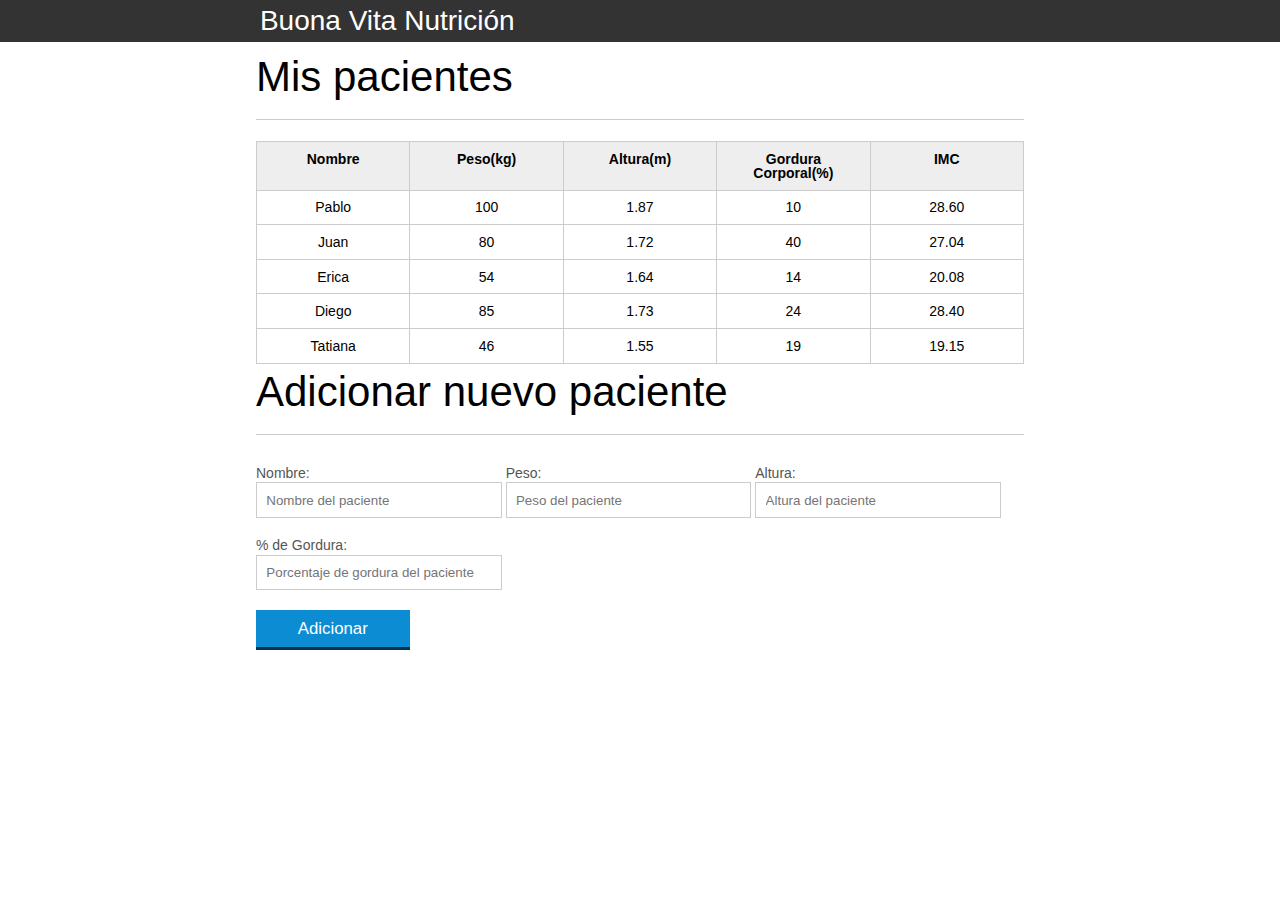
<file: projects/buonaVita/index.html>
<!DOCTYPE html>
<html lang="es">
	<head>
		<meta charset="UTF-8">
		<title>Buona Vita Nutrición</title>
		<link rel="icon" href="favicon.ico" type="image/x-icon">
		<link rel="stylesheet" type="text/css" href="css/reset.css">
		<link rel="stylesheet" type="text/css" href="css/index.css">

	</head>
	<body>

		<header>
			<div class="container">
				<h1>Buona Vita Nutrición</h1>
			</div>
		</header>
		<main>
			<section class="container">
				<h2>Mis pacientes</h2>
				<table>
					<thead>
						<tr>
							<th>Nombre</th>
							<th>Peso(kg)</th>
							<th>Altura(m)</th>
							<th>Gordura Corporal(%)</th>
							<th>IMC</th>
						</tr>
					</thead>
					<tbody id="tabla-pacientes">
						<tr class="paciente">
							<td class="info-nombre">Pablo</td>
							<td class="info-peso">100</td>
							<td class="info-altura">1.87</td>
							<td class="info-gordura">10</td>
							<td class="info-imc">0</td>
						</tr>

						<tr class="paciente" >
							<td class="info-nombre">Juan</td>
							<td class="info-peso">80</td>
							<td class="info-altura">1.72</td>
							<td class="info-gordura">40</td>
							<td class="info-imc">0</td>
						</tr>

						<tr class="paciente" >
							<td class="info-nombre">Erica</td>
							<td class="info-peso">54</td>
							<td class="info-altura">1.64</td>
							<td class="info-gordura">14</td>
							<td class="info-imc">0</td>
						</tr>

						<tr class="paciente">
							<td class="info-nombre">Diego</td>
							<td class="info-peso">85</td>
							<td class="info-altura">1.73</td>
							<td class="info-gordura">24</td>
							<td class="info-imc">0</td>
						</tr>
						<tr class="paciente" >
							<td class="info-nombre">Tatiana</td>
							<td class="info-peso">46</td>
							<td class="info-altura">1.55</td>
							<td class="info-gordura">19</td>
							<td class="info-imc">0</td>
						</tr>
					</tbody>
				</table>

			</section>
		</main>

		<section class="container">
			<h2 id="titulo-form">Adicionar nuevo paciente</h2>
			<form id="form-adicionar">
				<div class="grupo">
					<label for="nombre">Nombre:</label>
					<input id="nombre" name="nombre" type="text" placeholder="Nombre del paciente" class="campo">
				</div>
				<div class="grupo">
					<label for="peso">Peso:</label>
					<input id="peso" name="peso" type="text" placeholder="Peso del paciente" class="campo campo-medio">
				</div>
				<div class="grupo">
					<label for="altura">Altura:</label>
					<input id="altura" name="altura" type="text" placeholder="Altura del paciente" class="campo campo-medio">
				</div>
				<div class="grupo">
					<label for="gordura">% de Gordura:</label>
					<input id="gordura" type="text" placeholder="Porcentaje de gordura del paciente" class="campo campo-medio">
				</div>
				<button id="adicionar-paciente" class="boton bto-principal">Adicionar</button>
			</form>
		</section>

		<!-- <script>
			alert("Hola Mundo");
		</script> -->
		
		<script src="js/calcularIMC.js"></script>
		<script src="js/form.js"></script>
	</body>
</html>
</file>
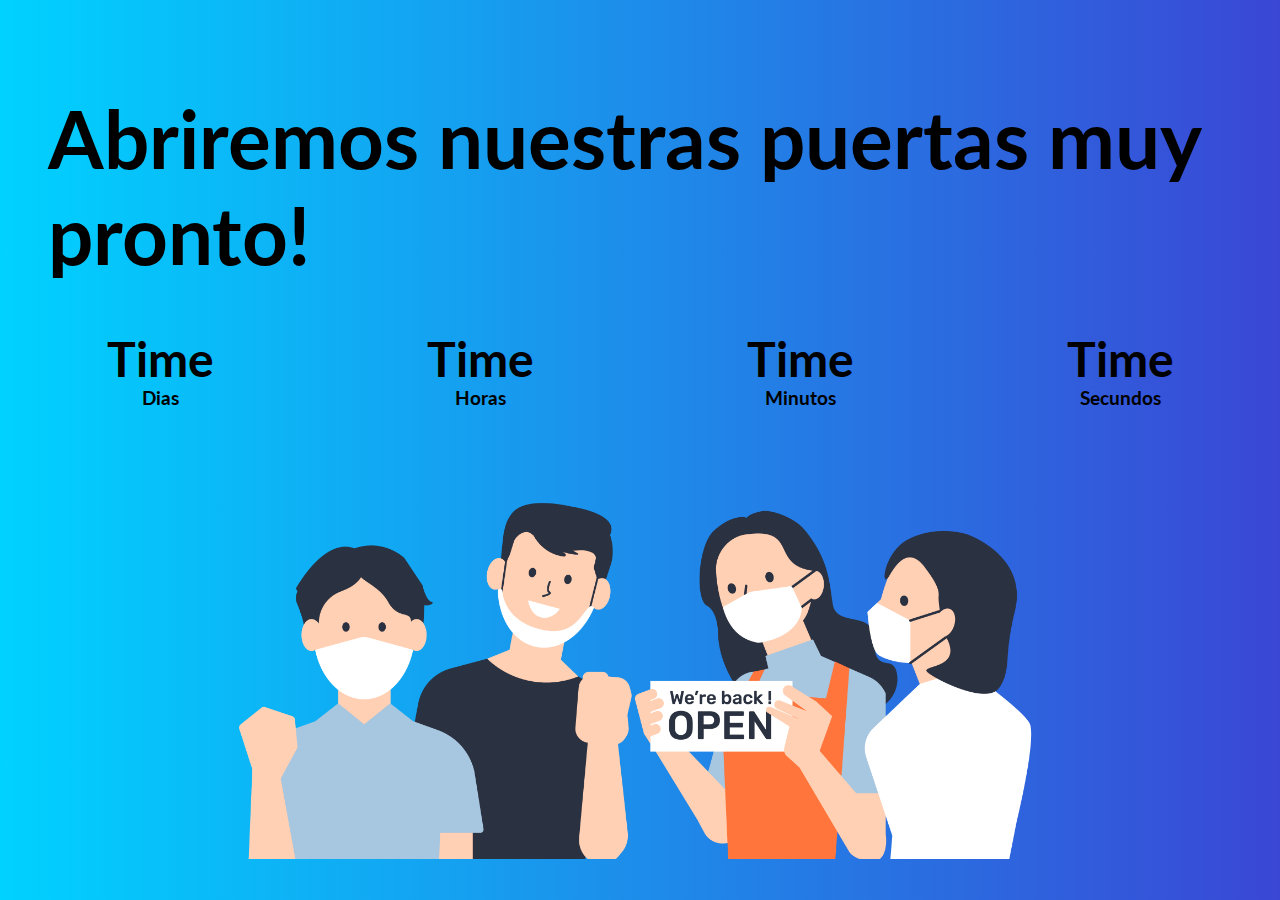
<file: projects/simplecountdownjs/index.html>
<!DOCTYPE html>
<html>
<head>
    <meta charset="UTF-8">
    <meta name="viewport" content="width=device-width, initial-scale=1.0">
    <title>Countdown with Javascript</title>
    <link rel="stylesheet" href="style.css">
</head>
<body>
    
    <section class="coming-soon">
        <div>
            <h2>Abriremos nuestras puertas muy pronto!</h2>
            <div class="countdown">
                <div class="container-day">
                    <h3 class="day">Time</h3>
                    <h3>Dias</h3>
                </div>
                <div class="container-hour">
                    <h3 class="hour">Time</h3>
                    <h3>Horas</h3>
                </div>
                <div class="container-minute">
                    <h3 class="minute">Time</h3>
                    <h3>Minutos</h3>
                </div>
                <div class="container-second">
                    <h3 class="second">Time</h3>
                    <h3>Secundos</h3>
                </div>
                
            </div>
        </div>
        <img class="image" src="./image.png" alt="">
    </section>

    <script src="app.js"></script>
</body>
</html>
</file>
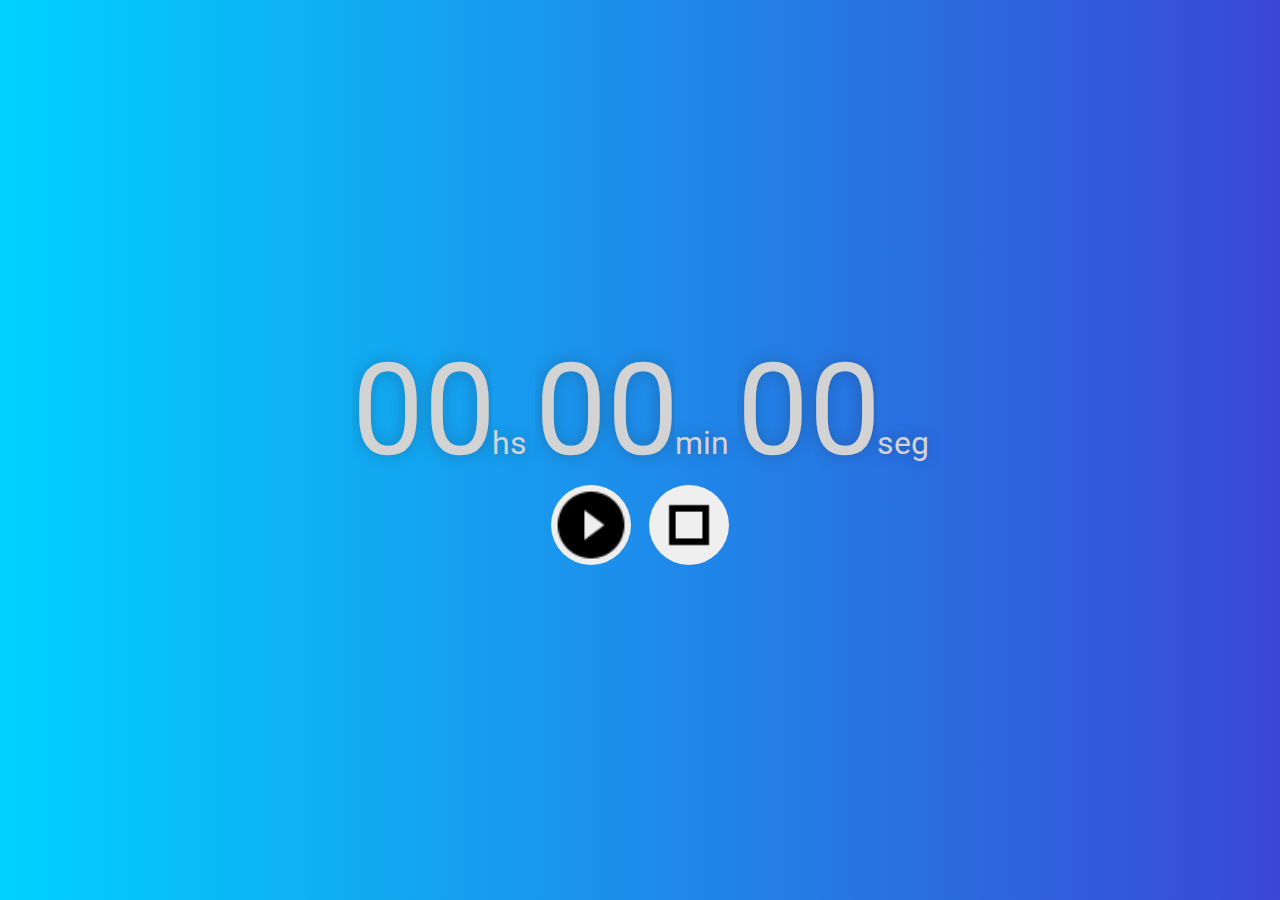
<file: projects/timer/index.html>
<!DOCTYPE html>
<html>
<head>
    <meta charset="UTF-8">
    <meta name="viewport" content="width=device-width, initial-scale=1.0">
    <title>Timer</title>
    <link rel="stylesheet" href="css/style.css">
</head>
<body>

    <div class="container">
        <div class="clock">
            <input class="number" type="text" value="00" maxlength="2"><span>hs</span>
            <input class="number" type="text" value="00" maxlength="2"><span>min</span>
            <input class="number" type="text" value="00" maxlength="2"><span>seg</span>
        </div>
    
        <div class="buttons">
            <button id="play" onclick="startTimer()"></button>
            <button id="stop" onclick="stopTimer()"></button>
        </div>
    </div>
    <script src="js/timer.js"></script>
</body>
</html>
</file>
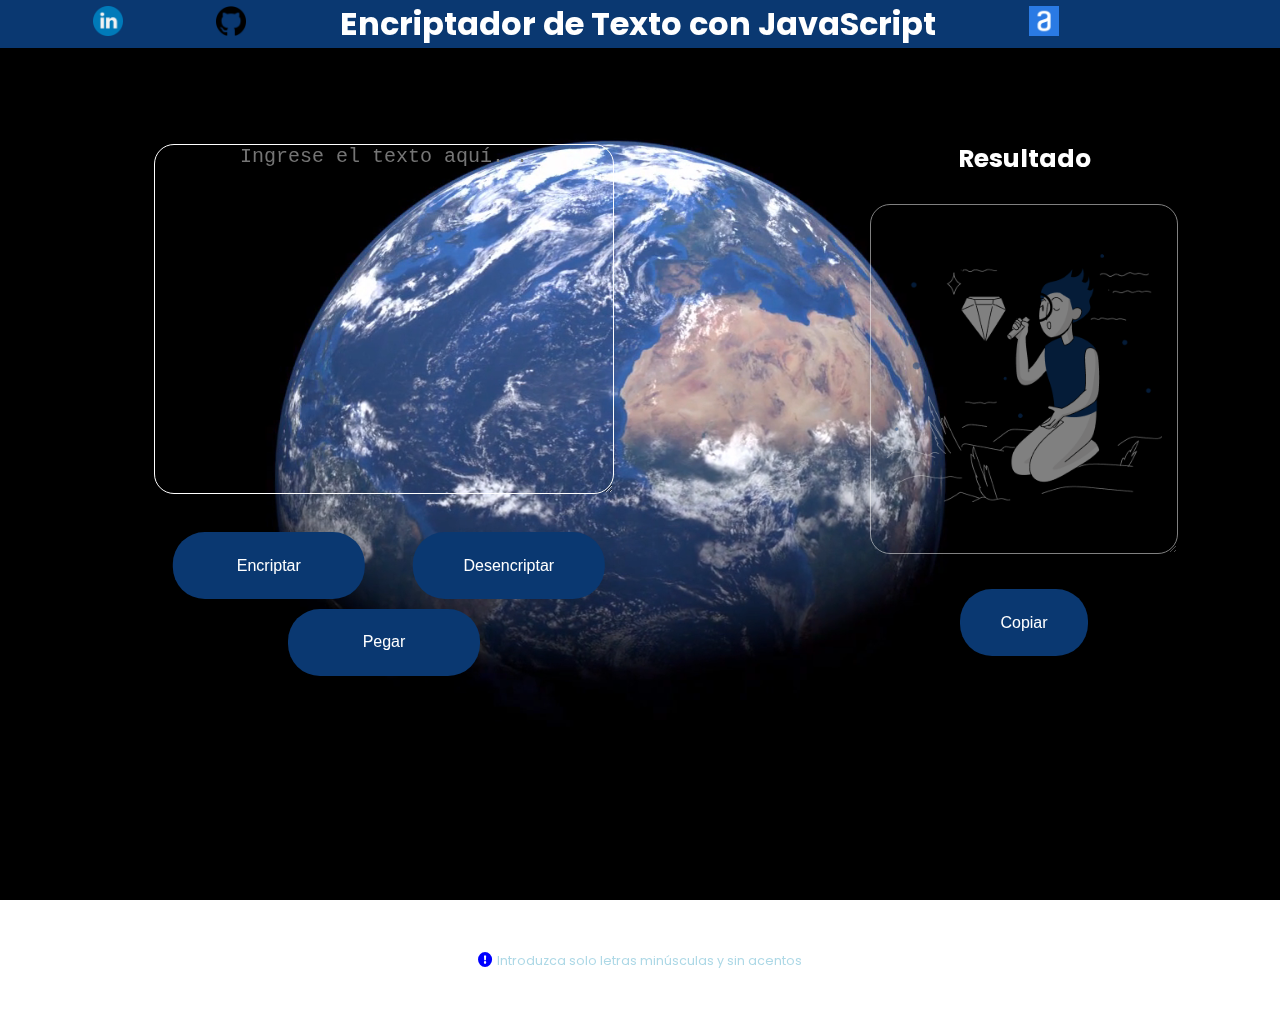
<file: projects/encriptadorTexto/encriptador.html>
<!DOCTYPE html>
<html lang="es">
<head>
    <meta charset="UTF-8">
    <meta http-equiv="X-UA-Compatible" content="IE=edge">
    <meta name="viewport" content="width=device-width, initial-scale=1.0">
    <title>Encriptador de Texto</title>
    <link rel="stylesheet" href="css/estilosEncriptador.css">
    <link rel="stylesheet" href="https://cdnjs.cloudflare.com/ajax/libs/font-awesome/5.15.3/css/all.min.css"/>
</head>
<body>
    <header>
        <div id="header-wrapper">
            <a href="https://www.linkedin.com/in/rodrigo-galante-3263161a7/" target="_blank"><img src="images/linkedin.png" width="30px"></a>
            <a href="https://github.com/RodrigoG24" target="_blank"><img src="images/github.png" width="30px"></a>
            <h1 id="h1Header">Encriptador de Texto con JavaScript</h1>
            <a id="logoAlura" href="https://www.aluracursos.com/challenges/oracle-one/semana01y02-construye-un-encriptador-texto-con-javascript" target="_blank"><img src="images/logoAluraCursos.png" width="30px"></a>
        </div>
    </header>
    
    <main class="container">
        <video class="video" id="video1" src="images/earth.mp4" autoplay="true" muted="true" loop="true"></video>
        <div class=encriptador>
                <textarea id="pasteArea" class= "textoOriginal" name="texto" cols=30 rows=10 placeholder="Ingrese el texto aquí..." ></textarea>
                <button class= "botonEncriptar" id="encriptar" >Encriptar</button>
                <button class= "botonDesencriptar" id="desencriptar" >Desencriptar</button>
                <button class="botonPegar" id="paste"">Pegar</button>         
        </div>			
        <div class=resultado>
                <h1 class="tituloResultado">Resultado</h1>
                <textarea id="textoEncriptado" class= "textoEncriptado" cols=30 rows=10></textarea>
                <button class= "botonCopiar" id="copiar">Copiar</button>
        </div>				
    </main>

    <footer>
        <div >
            <i class="fas fa-exclamation-circle" aria-hidden="true"></i>
            <small>Introduzca solo letras minúsculas y sin acentos</small>
            <p class="developed">Desarrollado por Rodrigo Galante [RodrigoG24]</p><br>
        </div>
    </footer>

    <script src="js/encriptador.js"></script>
</body>
</html>
</file>
<file: projects/buonaVita/css/index.css>
*{
	box-sizing: border-box;
 }

body{
	font-family: "Helvetica Neue", "Helvetica", Helvetica, Arial, sans-serif;
	font-size: 14px;
}

header{
	background-color: #333;
	height: 3em;
	color: #FFF;
	margin-bottom: 1em;
}

header h1{
	font-size: 2em;
	display:inline-block;
	vertical-align:	middle;
}
header h2{
	font-size: 2em;
	display:inline-block;
	vertical-align:	middle;
}

header .container:before{
	content: '';
	display:inline-block;
	height: 100%;
	vertical-align:	middle;
}

.container{
	width: 60%;
	height: 100%;
	margin: 0 auto;
}

section{
	margin: 2em 0;
	overflow: hidden;
}

section h2{
	font-size: 3em;
	display: block;
	padding-bottom: .5em;
	border-bottom: 1px solid #ccc;
	margin-bottom: .5em;
}

table{
	width: 100%;
	margin-bottom : .5em;
    table-layout: fixed;

}

td, th {
	padding: .7em;
	margin: 0;
	border: 1px solid #ccc;
	text-align: center;
}

th{
	font-weight: bold;
	background-color: #EEE;
}

label{
	color: #555;
	display: block;
	margin-bottom: .2em;
}

.campo{
	margin: 0;
	padding-bottom: 1em;
	width: 100%;
	border: 1px solid #ccc;
	padding: .7em;
	width: 100%;
}

.campo-medio{
	display: inline-block;
	padding-right: .5em;
}

.grupo{
	width: 32%;
	display: inline-block;
	padding: 10px 0px;
}

button{
	padding: .5em 2em;
	border: 0;
	border-bottom: 3px solid;
	font-size: 1.2em;
	cursor: pointer;
	margin: 0;
	margin-top: -3px;
	color: #fff;
	background-color:#0c8cd3;
	border-color: #04324c;
	width: 20%;
    display: block;
    clear: both;
    margin: 10px 0px;

}

button:active{
	margin-top:0px;
	border: 0;
}

button[disabled=disabled], button:disabled {
    background-color: gray;
	border-color: darkgray;

}

.adicionar-paciente{
    margin-top: 30px;
}

.campo-invalido{
	border: 1px solid red;
}

.paciente-incorrecto {
	background-color: lightcoral;
}
</file>
<file: projects/simplecountdownjs/style.css>
@import url('https://fonts.googleapis.com/css2?family=Lato&display=swap');

* {
    margin: 0;
    padding: 0;
    box-sizing: border-box;
}

body {
    font-family: 'Lato', sans-serif;
    background: linear-gradient(90deg, #00d2ff 0%, #3a47d5 100%);
}

h2 {
    font-size: 5rem;
    font-weight: bold;
    padding: 3rem;
}

.coming-soon {
    min-height: 100vh;
    display: flex;
    align-items: center;
    flex-direction:  column;
    justify-content: center;
}

.countdown {
    display: flex;
    justify-content: space-around;
    text-align: center;
}

.day, .hour, .minute, .second {
    font-size: 3rem;
}

.image {
    height: 50vh;
}
</file>
<file: projects/timer/css/style.css>
@import url('https://fonts.googleapis.com/css2?family=Roboto&display=swap');

* {
    margin: 0;
    padding: 0;
    box-sizing: border-box;
}

html {
    height: 100%;
}

body {
    display: flex;
    justify-content: center;
    align-items: center;
    height: 100%;
    font-family: 'Roboto', sans-serif;
    background: linear-gradient(90deg, #00d2ff 0%, #3a47d5 100%);
}

.container {
    display: flex;
    flex-direction: column;
    justify-content: center;
    align-items: center;
}

.clock {
    font-size: 32px;
    text-shadow: -1px 0px 15px rgba(0,0,0,0.25);
    color: lightgray;
}

.number {
    display: inline-block;
    width: 140px;
    font-size: 128px;
    font-family: 'Roboto', sans-serif;
    text-align: center;
    text-shadow: -1px 0px 15px rgba(37,27,27,0.25);
    border: none;
    color: lightgrey;
    background-color: transparent;
}

.buttons button {
    margin: 0 7px;
    padding: 40px;
    border: none;
    border-radius: 50%;
}

#play {
    background-image: url(../img/play.png);
    background-position: center;
    background-repeat: no-repeat;
    background-size: cover;
}

#stop {
    background-image: url(../img/stop.png);
    background-position: center;
    background-repeat: no-repeat;
    background-size: cover;
}

#play:active {
    background-color: lightgreen;
}

#stop:active {  
    background-color: lightcoral;
}
</file>
<file: projects/encriptadorTexto/css/estilosEncriptador.css>
@import url('https://fonts.googleapis.com/css2?family=Poppins:wght@300;400;500;600;700;800;900&display=swap');

* {
    box-sizing: border-box;
    margin: 0px;
    padding: 0px;
}

html {
    position: relative;
    height: 100%;
  }

body{
    font-family: 'Poppins', sans-serif;
    width: auto;
    height: auto;
    margin: 0;
    padding: 0;
    display: flex;
    flex-direction: column;
}

header{
    background-color: #0A3871;
    color: white;
    height: 100%;
    width: 100%;
    position: static;

}

#header-wrapper {
    width: 90%;
    display: flex;
    justify-content: space-evenly;
    align-items: center;
  }

.container {
    width: 100%;
    height: 100vh;
    display: flex;
    flex-wrap: wrap;
}

.video{
    position: fixed;
    left: 0;
    top: 0;
    width: 100%;
    height:100%;
    object-fit: cover;
    z-index: -1;
}

.encriptador{
    position: absolute;
    top: 10%;
    left: 0px;
    width: 60%;
}

.tituloEnc{
    color: white;
    font-weight: bold;  
    font-size: 25px;
    text-align: center;  
}

.textoOriginal{
    font-size: 20px;
    color: white;
    text-align: center;
    width: 60%;
    height: 350px;
    margin-top: 7%;
    margin-left: auto;
    margin-right: auto;
    display: flex;
    border-color: white;
    border-radius: 20px;
    background-color: unset;
}

.botonEncriptar{
    background-color: #0A3871;
    color: white;
    font-size: 100%;
    text-align: center;
    width: 25%;
    height: 67px;
    position: absolute;
    margin-top: 5%;
    margin-left: 50%;
    transform: translateX(-110%);
    box-shadow: 0px 24px 32px -8px rgba(0, 0, 0, 0.08);
    border-radius: 32px;
    border: none;
}

.botonDesencriptar{
    background-color: #0A3871;
    color: white;
    font-size: 100%;
    text-align: center;
    position: absolute;
    width: 25%;
    height: 67px;
    margin-top: 5%;
    margin-left: 50%;
    transform: translateX(+15%);
    box-shadow: 0px 24px 32px -8px rgba(0, 0, 0, 0.08);
    border-radius: 32px;
    border: none;
}

.botonEncriptar:hover{
    background-color: #b8d3ec;
    color: #0A3871;
    font-weight: bold;
    font-style: italic;
}

.botonDesencriptar:hover{
    background-color: #b8d3ec;
    color: #0A3871;
    font-weight: bold;
    font-style: italic;
}

.botonPegar{
    background-color: #0A3871;
    color: white;
    font-size: 100%;
    text-align: center;
    width: 25%;
    height: 67px;
    position: absolute;
    margin-top: 15%;
    margin-left: 50%;
    transform: translateX(-50%);
    box-shadow: 0px 24px 32px -8px rgba(0, 0, 0, 0.08);
    border-radius: 32px;
    border: none;
}

.botonPegar:hover{
    background-color: #b8d3ec;
    color: #0A3871;
    font-weight: bold;
    font-style: italic;
}



.resultado{
    position: absolute;     
    top: 10%;
    left: 60%;
    width: 40%;
}

.tituloResultado{
    color: white;
    font-weight: bold;
    font-size: 25px;
    text-align: center;
    margin-top: 50px;
}

.textoEncriptado{
    font-size: 20px;
    text-align: center;
    color: white;
    margin-top: 5%;
    margin-left: auto;
    margin-right: auto;
    width: 60%;
    height: 350px;
    display: flex;
    border-radius: 20px;
    background-color: unset;  
    border-color: white;
    background-image: url('../images/figura.png');
    background-size: 90%;
    background-repeat: no-repeat;
    background-position: 50% 50%;
    opacity: 0.5;
    
}

.botonCopiar{
    background-color: #0A3871;
    color: white;
    font-size: 100%;
    text-align: center;
    width: 25%;
    height: 67px;
    position: absolute;
    margin-top: 7%;
    margin-left: 50%;
    transform: translateX(-50%);
    box-shadow: 0px 24px 32px -8px rgba(0, 0, 0, 0.08);
    border-radius: 32px;
    border: none;
}

.botonCopiar:hover{
    background-color: #b8d3ec;
    color: #0A3871;
    font-weight: bold;
    font-style: italic;
}

button:hover {
    cursor: pointer;
}

input:focus { 
    outline: none !important;
    border-color: #0A3871;
    box-shadow: 0 0 100px #0A3871;
}

textarea:hover {
    cursor: pointer;
}

textarea:focus { 
    outline: none !important;
    border-color: #0A3871;
    box-shadow: 0 0 100px #0A3871;
}

footer{
    text-align: center;
    font-size: 15px;
    text-decoration: none;
    position: static;
    bottom: 0;
    left: 0;
    width: 100%;
    height: 30px;
    color: white;
}

.fa-exclamation-circle {
    color: blue;
}

footer small {
    color: lightblue;
}

@media screen and (max-width:800px){
    .encriptador{
        position: absolute;
        width:50%;
        margin-top: 5%;
        margin-left: auto;
        margin-right: auto;
    }

    .textoOriginal{
        font-size: 15px;
        color: white;
        text-align: center;
        width: 350px;
        height: 250px;
        margin-top: 5%;
    }

    .botonEncriptar{
        font-size: 15px;
        width: 25%;       
    }
    
    .botonDesencriptar{
        font-size: 15px;
        width: 30%;
    }

    .botonPegar{
        font-size: 15px;
        width: 30%;
    }
    
    .botonEncriptar:hover{
        font-size: 17px;
    }
    
    .botonDesencriptar:hover{
        font-size: 17px;
    }

    .botonPegar:hover{
        font-size: 17px;
    }

    .resultado{
        position: relative;
        width: 50%;
        left: 0%;
        margin-top: 15%;
        margin-left: auto;
        margin-right: auto;

    }

    .textoEncriptado{
        font-size: 15px;
        color: white;
        text-align: center;
        width: 350px;
        height: 250px;
        margin-top: 5%;
    }

    .botonCopiar{
        font-size: 17px;
        width: 25%;
        margin-top: 5%;
    }
    
    .botonCopiar:hover{
        font-size: 17px;
    }
}

@media screen and (max-width:500px){
    header {
        width: 100%;
        height: 100%;
    }
}

@media screen and (max-width:400px){
    .encriptador{
        width:100%;
        left: 0%;        
    }

    .resultado{
        width: 100%;
        left: 0%;
    }

    .botonPegar{
        margin-top: 22%;
    }
}
</file>
